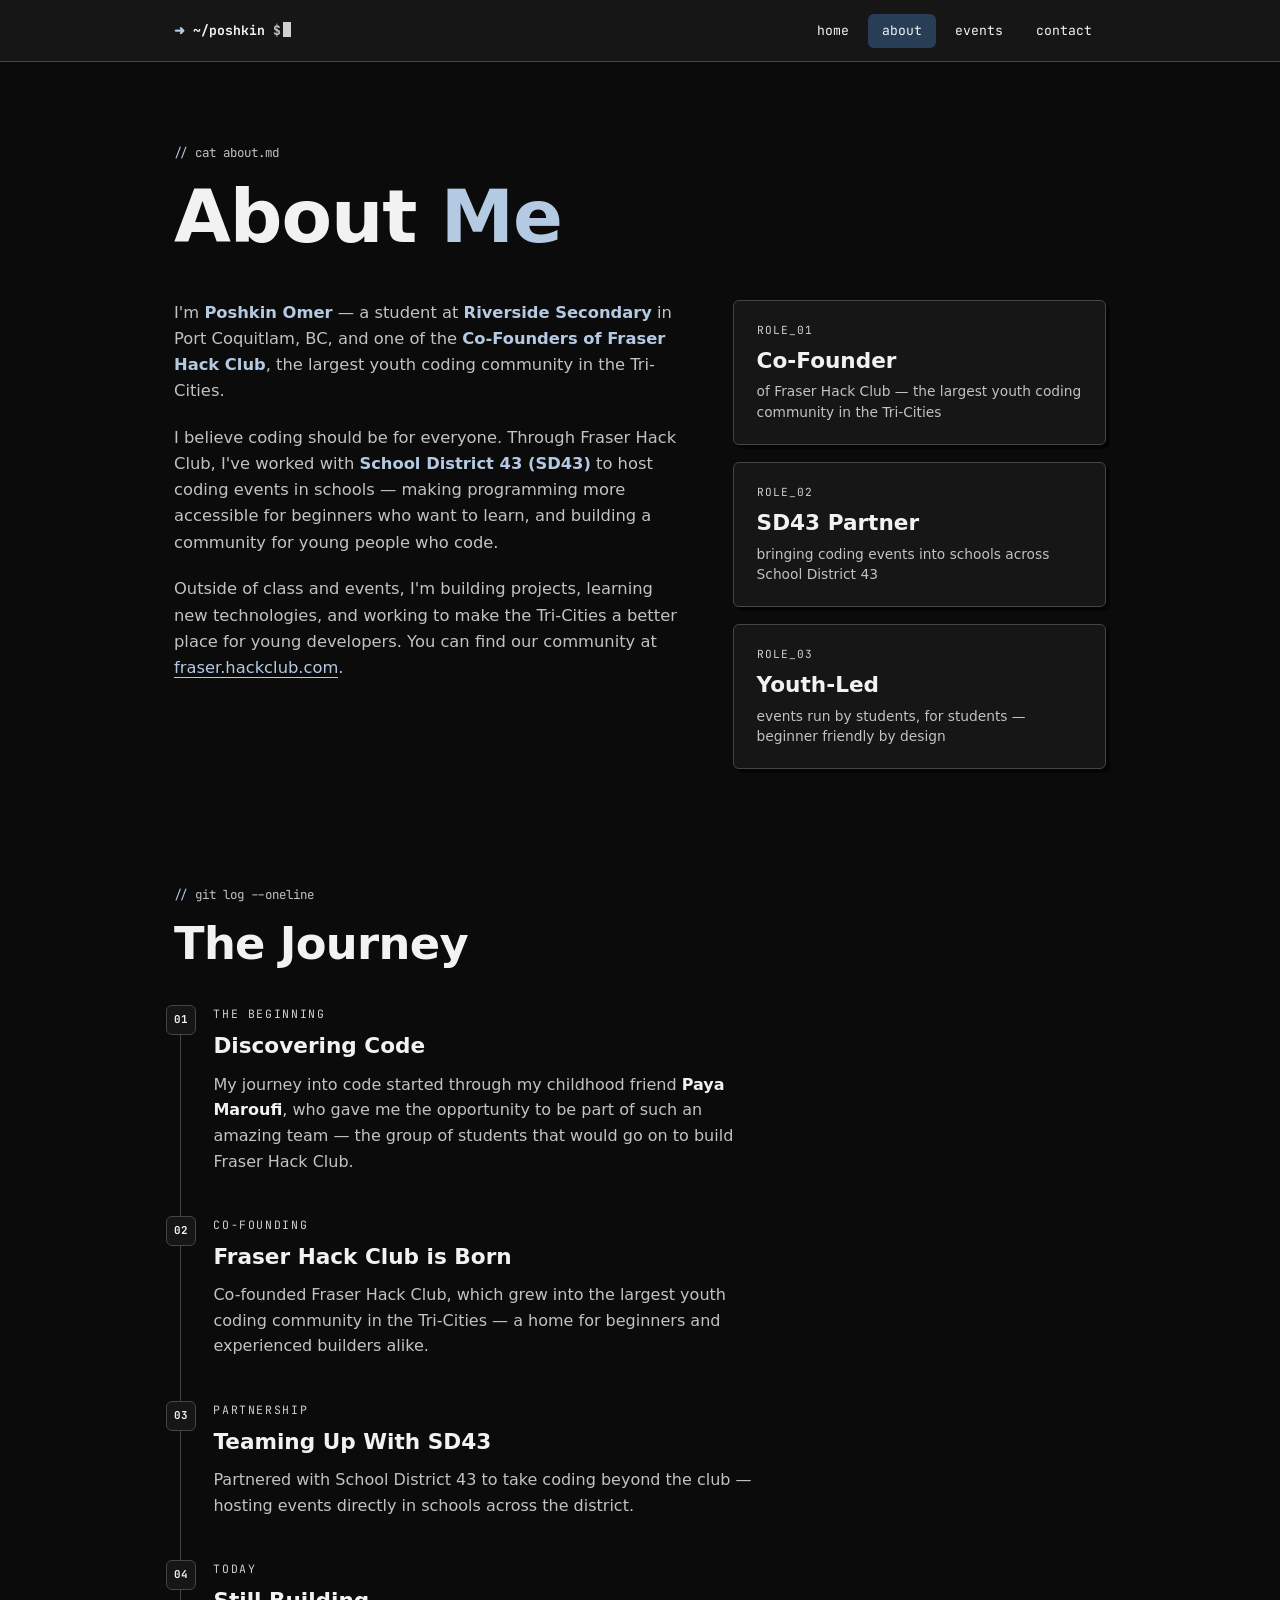
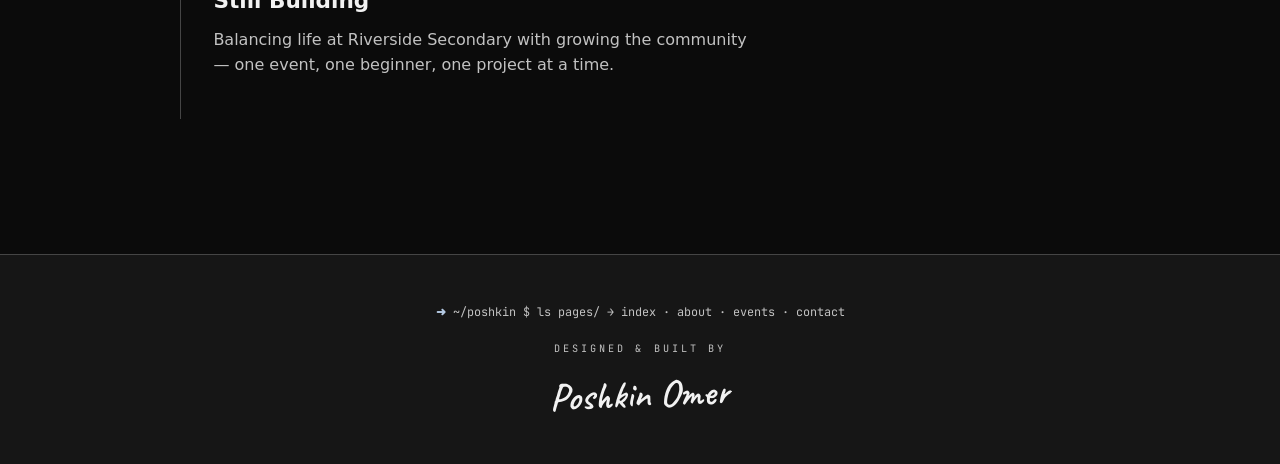
<file: about.html>
<!DOCTYPE html>
<html lang="en">
<head>
<meta charset="UTF-8">
<meta name="viewport" content="width=device-width, initial-scale=1.0">
<link rel="preconnect" href="https://fonts.googleapis.com">
<link rel="preconnect" href="https://fonts.gstatic.com" crossorigin>
<link href="https://fonts.googleapis.com/css2?family=JetBrains+Mono:wght@400;700&family=Caveat:wght@600&display=swap" rel="stylesheet">
<link href="https://api.fontshare.com/v2/css?f[]=clash-display@500,600&f[]=general-sans@400,500,600&display=swap" rel="stylesheet">
<link rel="stylesheet" href="style.css">

<title>~/poshkin — about</title>
<meta name="description" content="About Poshkin Omer — Co-Founder of Fraser Hack Club, student at Riverside Secondary, Port Coquitlam BC.">
</head>
<body>
<nav>
  <div class="nav-inner">
    <a class="prompt" href="index.html"><b>➜</b> ~/poshkin<span class="path"> $</span><span class="caret"></span></a>
    <button class="menu-btn" id="menuBtn" aria-label="Menu"><span></span><span></span></button>
    <div class="nav-links" id="navLinks">
      <a href="index.html">home</a>
      <a href="about.html" class="active">about</a>
      <a href="events.html">events</a>
      <a href="contact.html">contact</a>
    </div>
  </div>
</nav>

<main class="wrap">

  <section class="page-head reveal">
    <div class="sec-label">cat about.md</div>
    <h1>About <em class="acc">Me</em></h1>
  </section>

  <section style="padding-top:0">
    <div class="about-grid">
      <div class="about-text reveal d1">
        <p>I'm <strong>Poshkin Omer</strong> — a student at <strong>Riverside Secondary</strong> in Port Coquitlam, BC, and one of the <strong>Co-Founders of Fraser Hack Club</strong>, the largest youth coding community in the Tri-Cities.</p>
        <p>I believe coding should be for everyone. Through Fraser Hack Club, I've worked with <strong>School District 43 (SD43)</strong> to host coding events in schools — making programming more accessible for beginners who want to learn, and building a community for young people who code.</p>
        <p>Outside of class and events, I'm building projects, learning new technologies, and working to make the Tri-Cities a better place for young developers. You can find our community at <a href="https://fraser.hackclub.com/" target="_blank" rel="noopener">fraser.hackclub.com</a>.</p>
      </div>
      <div class="reveal d2">
        <div class="stat"><div class="k">role_01</div><div class="big">Co-Founder</div><div class="lbl">of Fraser Hack Club — the largest youth coding community in the Tri-Cities</div></div>
        <div class="stat"><div class="k">role_02</div><div class="big">SD43 Partner</div><div class="lbl">bringing coding events into schools across School District 43</div></div>
        <div class="stat"><div class="k">role_03</div><div class="big">Youth-Led</div><div class="lbl">events run by students, for students — beginner friendly by design</div></div>
      </div>
    </div>
  </section>

  <section style="padding-top:2vh">
    <div class="sec-label reveal">git log --oneline</div>
    <h2 class="reveal">The Journey</h2>
    <div class="timeline" style="margin-top:2.4rem">
      <div class="t-item reveal" data-n="01">
        <div class="when">The Beginning</div>
        <h3>Discovering Code</h3>
        <p>My journey into code started through my childhood friend <strong style="color:var(--ink)">Paya Maroufi</strong>, who gave me the opportunity to be part of such an amazing team — the group of students that would go on to build Fraser Hack Club.</p>
      </div>
      <div class="t-item reveal d1" data-n="02">
        <div class="when">Co-Founding</div>
        <h3>Fraser Hack Club is Born</h3>
        <p>Co-founded Fraser Hack Club, which grew into the largest youth coding community in the Tri-Cities — a home for beginners and experienced builders alike.</p>
      </div>
      <div class="t-item reveal d2" data-n="03">
        <div class="when">Partnership</div>
        <h3>Teaming Up With SD43</h3>
        <p>Partnered with School District 43 to take coding beyond the club — hosting events directly in schools across the district.</p>
      </div>
      <div class="t-item reveal d3" data-n="04">
        <div class="when">Today</div>
        <h3>Still Building</h3>
        <p>Balancing life at Riverside Secondary with growing the community — one event, one beginner, one project at a time.</p>
      </div>
    </div>
  </section>

</main>
<footer>
  <div class="foot-inner">
    <div class="foot-path"><b>➜</b> ~/poshkin $ ls pages/ <span style="color:var(--muted)">→</span>
      <a href="index.html" style="color:var(--muted);text-decoration:none">index</a> ·
      <a href="about.html" style="color:var(--muted);text-decoration:none">about</a> ·
      <a href="events.html" style="color:var(--muted);text-decoration:none">events</a> ·
      <a href="contact.html" style="color:var(--muted);text-decoration:none">contact</a>
    </div>
    <!-- ✂ SIGNATURE — copy this block onto any website you build -->
    <div class="signature">
      <span class="sig-label">Designed &amp; Built By</span>
      <span class="sig-name">Poshkin Omer</span>
    </div>
    <!-- ✂ END SIGNATURE -->
  </div>
</footer>
<script>
/* mobile menu */
const btn=document.getElementById('menuBtn'),links=document.getElementById('navLinks');
btn.addEventListener('click',()=>links.classList.toggle('open'));
/* scroll reveal */
const io=new IntersectionObserver(es=>es.forEach(e=>{if(e.isIntersecting){e.target.classList.add('visible');io.unobserve(e.target)}}),{threshold:.1});
document.querySelectorAll('.reveal').forEach(el=>io.observe(el));
/* marquee loop */
const mq=document.getElementById('marquee');if(mq)mq.innerHTML+=mq.innerHTML;
/* touch: tap to unblur upcoming event */
document.querySelectorAll('.upcoming').forEach(c=>c.addEventListener('click',()=>c.classList.toggle('tapped')));
</script>

</body>
</html>
</file>
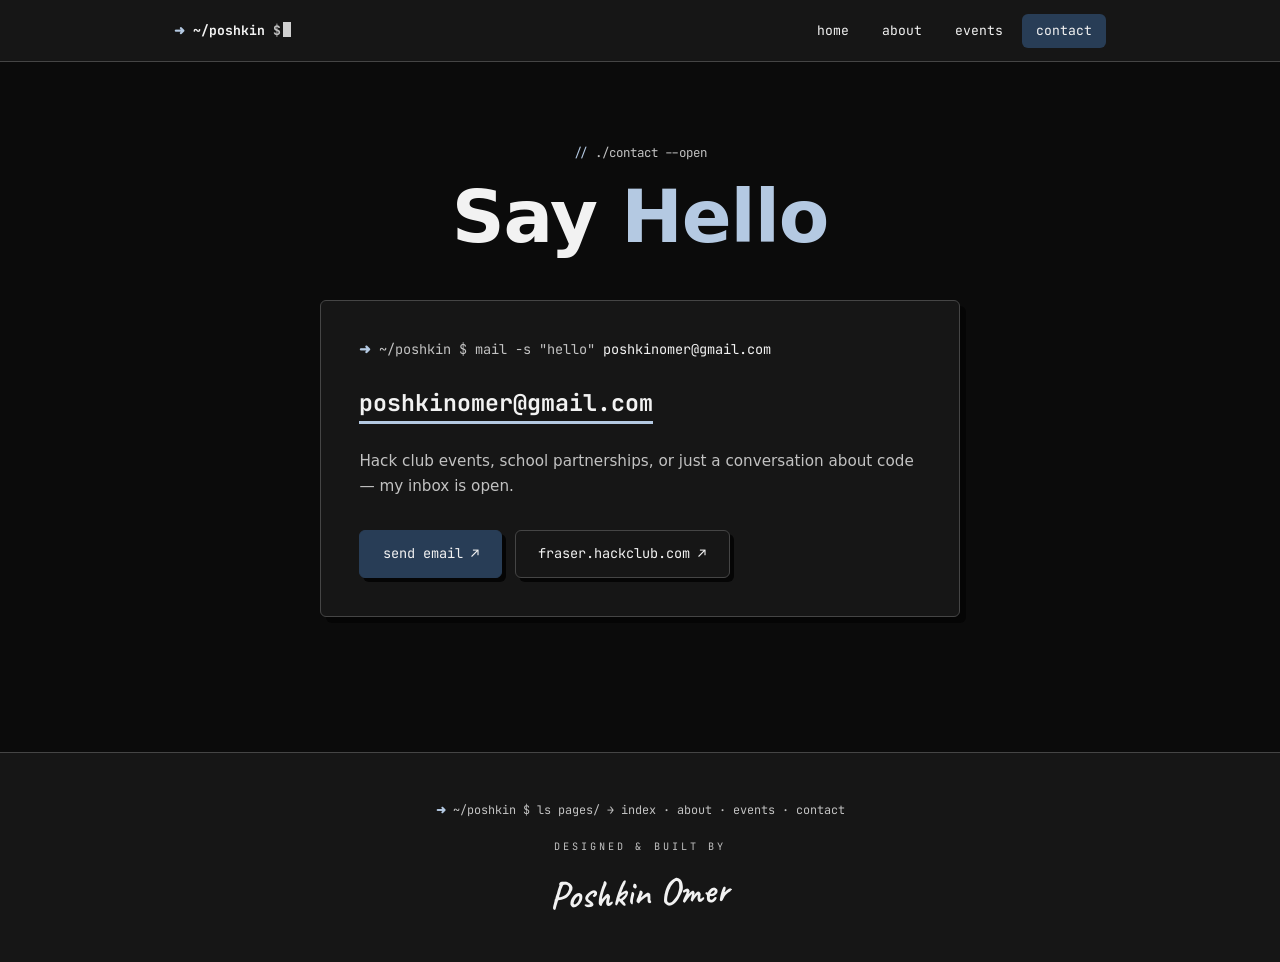
<file: contact.html>
<!DOCTYPE html>
    <html lang="en">
    <head>
    <meta charset="UTF-8">
    <meta name="viewport" content="width=device-width, initial-scale=1.0">
    <link rel="preconnect" href="https://fonts.googleapis.com">
    <link rel="preconnect" href="https://fonts.gstatic.com" crossorigin>
    <link href="https://fonts.googleapis.com/css2?family=JetBrains+Mono:wght@400;700&family=Caveat:wght@600&display=swap" rel="stylesheet">
    <link href="https://api.fontshare.com/v2/css?f[]=clash-display@500,600&f[]=general-sans@400,500,600&display=swap" rel="stylesheet">
    <link rel="stylesheet" href="style.css">

    <title>~/poshkin — contact</title>
    <meta name="description" content="Contact Poshkin Omer — poshkinomer@gmail.com">
    </head>
    <body>
    <nav>
    <div class="nav-inner">
        <a class="prompt" href="index.html"><b>➜</b> ~/poshkin<span class="path"> $</span><span class="caret"></span></a>
        <button class="menu-btn" id="menuBtn" aria-label="Menu"><span></span><span></span></button>
        <div class="nav-links" id="navLinks">
        <a href="index.html">home</a>
        <a href="about.html">about</a>
        <a href="events.html">events</a>
        <a href="contact.html" class="active">contact</a>
        </div>
    </div>
    </nav>

    <main class="wrap">

    <section class="page-head reveal" style="text-align:center">
        <div class="sec-label" style="justify-content:center">./contact --open</div>
        <h1>Say <em class="acc">Hello</em></h1>
    </section>

    <section style="padding-top:0">
        <div class="contact-card reveal d1">
        <div class="term"><b>➜</b> ~/poshkin $ mail -s "hello" <span class="out">poshkinomer@gmail.com</span></div>
        <a class="mail-big" href="mailto:poshkinomer@gmail.com">poshkinomer@gmail.com</a>
        <p style="color:var(--muted);margin-top:1.6rem;font-size:.95rem">Hack club events, school partnerships, or just a conversation about code — my inbox is open.</p>
        <div class="contact-links">
            <a class="btn primary" href="mailto:poshkinomer@gmail.com">send email ↗</a>
            <a class="btn" href="https://fraser.hackclub.com/" target="_blank" rel="noopener">fraser.hackclub.com ↗</a>
        </div>
        </div>
    </section>

    </main>
    <footer>
    <div class="foot-inner">
        <div class="foot-path"><b>➜</b> ~/poshkin $ ls pages/ <span style="color:var(--muted)">→</span>
        <a href="index.html" style="color:var(--muted);text-decoration:none">index</a> ·
        <a href="about.html" style="color:var(--muted);text-decoration:none">about</a> ·
        <a href="events.html" style="color:var(--muted);text-decoration:none">events</a> ·
        <a href="contact.html" style="color:var(--muted);text-decoration:none">contact</a>
        </div>
        <!-- ✂ SIGNATURE — copy this block onto any website you build -->
        <div class="signature">
        <span class="sig-label">Designed &amp; Built By</span>
        <span class="sig-name">Poshkin Omer</span>
        </div>
        <!-- ✂ END SIGNATURE -->
    </div>
    </footer>
    <script>
    /* mobile menu */
    const btn=document.getElementById('menuBtn'),links=document.getElementById('navLinks');
    btn.addEventListener('click',()=>links.classList.toggle('open'));
    /* scroll reveal */
    const io=new IntersectionObserver(es=>es.forEach(e=>{if(e.isIntersecting){e.target.classList.add('visible');io.unobserve(e.target)}}),{threshold:.1});
    document.querySelectorAll('.reveal').forEach(el=>io.observe(el));
    /* marquee loop */
    const mq=document.getElementById('marquee');if(mq)mq.innerHTML+=mq.innerHTML;
    /* touch: tap to unblur upcoming event */
    document.querySelectorAll('.upcoming').forEach(c=>c.addEventListener('click',()=>c.classList.toggle('tapped')));
    </script>

    </body>
    </html>
</file>
<file: style.css>
:root{
  --bg:#0b0b0b;
  --paper:#161616;
  --ink:#f2f2f2;
  --muted:#c2c2c2;
  --green:#d0d0d0;
  --blue:#283d56;
  --blue-light:#b4c9e2;
  --completed:#3f9b5d;
  --border:#454545;
  --line:#303030;
  --shadow:#050505;
  --radius:6px;
  --hard:6px 6px 0 var(--shadow);
  --mono:'JetBrains Mono',ui-monospace,monospace;
  --sans:'General Sans',system-ui,sans-serif;
  --disp:'Clash Display','General Sans',system-ui,sans-serif;
}
*{margin:0;padding:0;box-sizing:border-box}
html{scroll-behavior:smooth}
body{
  background:var(--bg);color:var(--ink);
  font-family:var(--sans);font-size:16px;line-height:1.6;
  -webkit-font-smoothing:antialiased;
}
::selection{background:var(--blue);color:var(--ink)}
::-webkit-scrollbar{width:10px}
::-webkit-scrollbar-track{background:var(--bg)}
::-webkit-scrollbar-thumb{background:var(--ink);border:2px solid var(--bg)}

a{color:var(--blue-light)}
img{max-width:100%}

/* ---------- layout ---------- */
.wrap{max-width:1060px;margin:0 auto;padding:0 5vw}

/* ---------- nav ---------- */
nav{
  position:sticky;top:0;z-index:60;
  background:var(--paper);border-bottom:1.5px solid var(--border);
  font-family:var(--mono);font-size:.82rem;
}
.nav-inner{max-width:1060px;margin:0 auto;padding:.85rem 5vw;display:flex;align-items:center;justify-content:space-between;gap:1rem}
.prompt{text-decoration:none;color:var(--ink);font-weight:700;white-space:nowrap}
.prompt b{color:var(--blue-light)}
.prompt .path{color:var(--muted)}
.nav-links{display:flex;gap:.35rem;align-items:center}
.nav-links a{
  color:var(--ink);text-decoration:none;padding:.35rem .8rem;border:1.5px solid transparent;
  border-radius:var(--radius);transition:background .15s,border-color .15s;
}
.nav-links a:hover{border-color:var(--border)}
.nav-links a.active{background:var(--blue);color:var(--ink)}
.nav-socials{display:flex;align-items:center;gap:.5rem}
.discord-nav,.instagram-nav,.github-nav{display:inline-flex;flex:0 0 40px;width:40px;height:40px;align-items:center;justify-content:center;padding:0;border:1.5px solid var(--blue-light);border-radius:var(--radius);background:var(--blue);text-decoration:none;transition:transform .15s,box-shadow .15s}
.discord-nav:hover,.instagram-nav:hover,.github-nav:hover{transform:translate(-2px,-2px);box-shadow:4px 4px 0 var(--shadow)}
.discord-nav img,.instagram-nav img,.github-nav img{display:block;width:20px;height:20px}
.caret{display:inline-block;width:8px;height:15px;background:var(--green);vertical-align:-2px;margin-left:2px;animation:blink 1.1s steps(1) infinite}
@keyframes blink{50%{opacity:0}}
.menu-btn{display:none;background:none;border:1.5px solid var(--border);border-radius:var(--radius);
  width:38px;height:34px;cursor:pointer;flex-direction:column;justify-content:center;align-items:center;gap:5px}
.menu-btn span{display:block;width:16px;height:2px;background:var(--ink)}

/* ---------- mono section labels ---------- */
.sec-label{font-family:var(--mono);font-size:.78rem;color:var(--muted);margin-bottom:.9rem}
.sec-label::before{content:'// ';color:var(--blue-light)}
h1,h2{font-family:var(--disp);font-weight:600;letter-spacing:-.015em;line-height:1.05}
h1{font-size:clamp(2.6rem,7vw,4.6rem)}
h2{font-size:clamp(1.9rem,4.5vw,2.8rem);margin-bottom:1.2rem}
em.acc{font-style:normal;color:var(--blue-light)}

/* ---------- hero ---------- */
.hero{padding:11vh 0 9vh}
.hero-grid{display:grid;grid-template-columns:1.25fr .8fr;gap:4rem;align-items:center}
@media(max-width:860px){.hero-grid{grid-template-columns:1fr;gap:3rem}}
.hero .roles{margin-top:1.1rem;color:var(--muted);font-size:1.02rem;max-width:32rem}
.hero .roles b{color:var(--blue-light);font-weight:600}
.btn-row{margin-top:2.2rem;display:flex;gap:.9rem;flex-wrap:wrap}
.btn{
  display:inline-block;font-family:var(--mono);font-size:.85rem;text-decoration:none;
  padding:.75rem 1.4rem;border:1.5px solid var(--border);border-radius:var(--radius);
  background:var(--paper);color:var(--ink);box-shadow:4px 4px 0 var(--shadow);
  transition:transform .15s,box-shadow .15s;
}
.btn:hover{transform:translate(-2px,-2px);box-shadow:6px 6px 0 var(--shadow)}
.btn:active{transform:translate(2px,2px);box-shadow:1px 1px 0 var(--shadow)}
.btn.primary{background:var(--blue);border-color:var(--blue);color:var(--ink)}
.btn.primary:hover{background:var(--blue);border-color:var(--blue);color:var(--ink)}

/* sticker badge */
.sticker{
  display:inline-block;font-family:var(--mono);font-size:.72rem;font-weight:700;letter-spacing:.08em;
  background:var(--blue);color:var(--ink);padding:.45rem .9rem;border:1.5px solid var(--border);
  border-radius:var(--radius);box-shadow:3px 3px 0 var(--shadow);transform:rotate(-3deg);margin-bottom:1.4rem;
}

/* headshot frame */
.shot{justify-self:center}
.shot-frame{
  width:min(300px,75vw);aspect-ratio:4/5;background:var(--paper);
  border:1.5px solid var(--border);border-radius:var(--radius);box-shadow:var(--hard);
  overflow:hidden;position:relative;
}
.shot-frame img{width:100%;height:100%;object-fit:cover;display:block}
.shot-fallback{position:absolute;inset:0;display:none;place-items:center;font-family:var(--mono);font-size:3.4rem;color:var(--muted)}
.shot-cap{font-family:var(--mono);font-size:.72rem;color:var(--muted);margin-top:.8rem;text-align:center}
.shot-cap::before{content:'[ '}.shot-cap::after{content:' ]'}

/* ---------- marquee ---------- */
.marquee-wrap{border-top:1.5px solid var(--border);border-bottom:1.5px solid var(--border);background:var(--paper);overflow:hidden}
.marquee{display:flex;width:max-content;animation:scrollX 32s linear infinite;padding:.95rem 0}
.marquee span{font-family:var(--mono);font-size:.85rem;letter-spacing:.12em;text-transform:uppercase;color:var(--muted);padding:0 2rem;white-space:nowrap}
.marquee span i{font-style:normal;color:var(--green);padding-right:2rem}
@keyframes scrollX{to{transform:translateX(-50%)}}

/* ---------- sections ---------- */
section{padding:9vh 0}
.page-head{padding:9vh 0 5vh}

/* reveal on scroll */
.reveal{opacity:0;transform:translateY(22px);transition:opacity .6s cubic-bezier(.2,.7,.3,1),transform .6s cubic-bezier(.2,.7,.3,1)}
.reveal.visible{opacity:1;transform:none}
.reveal.d1{transition-delay:.08s}.reveal.d2{transition-delay:.16s}.reveal.d3{transition-delay:.24s}

/* ---------- about ---------- */
.about-grid{display:grid;grid-template-columns:1.35fr 1fr;gap:3.5rem;align-items:start}
@media(max-width:820px){.about-grid{grid-template-columns:1fr}}
.about-text p{color:var(--muted);margin-bottom:1.3rem;font-size:1.02rem}
.about-text strong{color:var(--blue-light);font-weight:600}
.about-text a{border-bottom:1.5px solid var(--blue-light);text-decoration:none}
.stat{
  background:var(--paper);border:1.5px solid var(--border);border-radius:var(--radius);
  padding:1.3rem 1.4rem;box-shadow:4px 4px 0 var(--shadow);margin-bottom:1.1rem;
  transition:transform .15s,box-shadow .15s;
}
.stat:hover{transform:translate(-2px,-2px);box-shadow:6px 6px 0 var(--shadow)}
.stat .k{font-family:var(--mono);font-size:.7rem;color:var(--green);letter-spacing:.1em;text-transform:uppercase}
.stat .big{font-family:var(--disp);font-weight:600;font-size:1.35rem;margin:.25rem 0 .2rem}
.stat .lbl{color:var(--muted);font-size:.86rem;line-height:1.5}

/* ---------- timeline ---------- */
.timeline{border-left:1.5px solid var(--border);margin-left:.4rem;padding-left:2rem}
.t-item{position:relative;padding-bottom:2.6rem}
.t-item::before{
  content:attr(data-n);position:absolute;left:calc(-2rem - 15px);top:0;
  width:28px;height:28px;background:var(--paper);border:1.5px solid var(--border);border-radius:var(--radius);
  font-family:var(--mono);font-size:.68rem;font-weight:700;display:grid;place-items:center;
}
.t-item .when{font-family:var(--mono);font-size:.72rem;color:var(--green);letter-spacing:.14em;text-transform:uppercase}
.t-item h3{font-family:var(--disp);font-weight:600;font-size:1.35rem;margin:.35rem 0 .5rem}
.t-item p{color:var(--muted);max-width:34rem}

/* ---------- event / work cards ---------- */
.grid{display:grid;grid-template-columns:repeat(auto-fill,minmax(300px,1fr));gap:1.4rem}
.card{
  position:relative;background:var(--paper);border:1.5px solid var(--border);border-radius:var(--radius);
  padding:1.8rem;box-shadow:var(--hard);overflow:hidden;
  transition:transform .15s,box-shadow .15s;
}
.card:hover{transform:translate(-3px,-3px);box-shadow:9px 9px 0 var(--shadow)}
.campfire-card .campfire-photo{
  position:absolute;inset:0;width:100%;height:100%;object-fit:cover;
  opacity:0;transition:opacity .35s;z-index:0;
}
.campfire-card::after{
  content:'';position:absolute;inset:0;background:rgba(0,0,0,.55);
  opacity:0;transition:opacity .35s;z-index:1;pointer-events:none;
}
.campfire-card > :not(.campfire-photo):not(.flag){position:relative;z-index:2}
.campfire-card:hover .campfire-photo,.campfire-card:hover::after{opacity:1}
.card .icon{
  width:40px;height:40px;border:1.5px solid var(--border);border-radius:var(--radius);
  display:grid;place-items:center;font-family:var(--mono);font-weight:700;color:var(--ink);
  background:var(--blue);margin-bottom:1.2rem;
}
.card h3{font-family:var(--disp);font-weight:600;font-size:1.2rem;margin-bottom:.6rem}
.card p{color:var(--muted);font-size:.93rem}
.card p a{border-bottom:1.5px solid var(--blue-light);text-decoration:none}
.mono-tag{display:inline-block;margin-top:1.2rem;font-family:var(--mono);font-size:.7rem;letter-spacing:.1em;
  text-transform:uppercase;color:var(--blue-light);border:1.5px solid var(--blue-light);border-radius:var(--radius);padding:.3rem .7rem}
.card-link{display:inline-flex;gap:.4rem;margin-top:1.2rem;font-family:var(--mono);font-size:.8rem;text-decoration:none;font-weight:700}
.card-link:hover{gap:.7rem;transition:gap .2s}

/* COMPLETED ribbon */
.flag{position:absolute;top:16px;left:-42px;transform:rotate(-45deg);background:var(--completed);color:var(--bg);
  font-family:var(--mono);font-size:.62rem;font-weight:700;letter-spacing:.18em;
  padding:.4rem 3rem;box-shadow:2px 2px 0 rgba(0,0,0,.25);z-index:3}

/* blurred upcoming event */
.upcoming .secret{transition:filter .5s,opacity .5s}
.upcoming .reveal-name{
  position:absolute;inset:0;display:flex;flex-direction:column;align-items:center;justify-content:center;text-align:center;
  font-family:var(--disp);font-weight:600;font-size:1.6rem;color:var(--blue-light);
  opacity:0;transition:opacity .4s;pointer-events:none;
}
.upcoming .reveal-name small{display:block;font-family:var(--mono);font-size:.66rem;letter-spacing:.26em;
  text-transform:uppercase;color:var(--muted);margin-top:.2rem}
.upcoming:hover .secret,.upcoming.tapped .secret{filter:blur(8px);opacity:.28}
.upcoming:hover .reveal-name,.upcoming.tapped .reveal-name{opacity:1}
.upcoming .haven-signup{
  position:absolute;left:50%;bottom:1.2rem;transform:translateX(-50%);
  padding:.65rem 1rem;border:1.5px solid var(--blue-light);border-radius:var(--radius);
  background:var(--blue);color:var(--ink);font-family:var(--mono);font-size:.75rem;
  font-weight:700;text-decoration:none;white-space:nowrap;opacity:0;pointer-events:none;
  transition:opacity .4s,background .2s;
}
.upcoming:hover .haven-signup,.upcoming.tapped .haven-signup,.upcoming .haven-signup:focus-visible{
  opacity:1;pointer-events:auto
}
.upcoming .haven-signup:hover{background:var(--blue-light)}
.haven-card{border:2px solid var(--completed)}

/* ---------- contact ---------- */
.contact-card{
  background:var(--paper);border:1.5px solid var(--border);border-radius:var(--radius);
  box-shadow:var(--hard);padding:2.4rem;max-width:640px;margin:0 auto;
}
.contact-card .term{font-family:var(--mono);font-size:.85rem;color:var(--muted)}
.contact-card .term b{color:var(--blue-light)}
.contact-card .term .out{color:var(--ink)}
.mail-big{
  display:inline-block;margin-top:1.4rem;font-family:var(--mono);font-weight:700;
  font-size:clamp(1rem,3.4vw,1.45rem);color:var(--ink);text-decoration:none;
  border-bottom:3px solid var(--blue-light);
}
.mail-big:hover{color:var(--blue-light)}
.contact-links{margin-top:2rem;display:flex;gap:.8rem;flex-wrap:wrap}

/* ---------- footer / signature ---------- */
footer{border-top:1.5px solid var(--border);background:var(--paper);margin-top:6vh}
.foot-inner{max-width:1060px;margin:0 auto;padding:3rem 5vw 2.4rem;text-align:center}
.foot-path{font-family:var(--mono);font-size:.74rem;color:var(--muted);margin-bottom:1.2rem}
.foot-path b{color:var(--blue-light)}
.signature{display:flex;flex-direction:column;align-items:center;gap:.4rem}
.sig-label{font-family:var(--mono);font-size:.64rem;letter-spacing:.3em;text-transform:uppercase;color:var(--muted)}
.sig-name{font-family:'Caveat',cursive;font-size:2.4rem;font-weight:600;color:var(--ink);transform:rotate(-2deg)}

/* ---------- sitemap strip on home ---------- */
.page-list{display:grid;grid-template-columns:repeat(auto-fit,minmax(220px,1fr));gap:1.2rem;margin-top:1rem}
.page-list a{
  text-decoration:none;color:var(--ink);background:var(--paper);border:1.5px solid var(--border);
  border-radius:var(--radius);padding:1.4rem;box-shadow:4px 4px 0 var(--shadow);
  transition:transform .15s,box-shadow .15s;
}
.page-list a:hover{transform:translate(-2px,-2px);box-shadow:6px 6px 0 var(--blue);border-color:var(--blue-light)}
.page-list .mono-tag{margin-top:.9rem}
.page-list h3{font-family:var(--disp);font-weight:600;font-size:1.15rem;margin:.3rem 0 .3rem}
.page-list p{color:var(--muted);font-size:.86rem}
.page-list .pl-path{font-family:var(--mono);font-size:.72rem;color:var(--muted)}

/* ---------- discord ---------- */
.discord-page{max-width:760px;margin:0 auto}
.discord-intro{text-align:center;padding:8vh 0 5vh}
.discord-intro .sec-label{display:flex;justify-content:center}
.discord-intro p{max-width:36rem;margin:1rem auto 0;color:var(--muted)}
.discord-options{position:relative;display:grid;grid-template-columns:repeat(2,minmax(0,1fr))}
.discord-options::before{content:'';position:absolute;top:1.3rem;bottom:1.3rem;left:50%;width:1px;background:var(--border)}
.discord-option{display:flex;flex-direction:column;align-items:flex-start;padding:1.5rem 2.25rem 1.5rem 0}
.discord-option+.discord-option{padding:1.5rem 0 1.5rem 2.25rem}
.discord-option h2{font-family:var(--sans);font-size:1.4rem;font-weight:600;line-height:1.25;margin:0 0 .75rem}
.discord-option p{color:var(--muted);max-width:38rem;line-height:1.7;margin-bottom:1.3rem}
.discord-option .btn{display:inline-block;margin-top:auto}

/* ============================================================
   MOBILE
   ============================================================ */
@media(max-width:700px){
  .menu-btn{display:flex}
  .nav-links{
    position:fixed;top:56px;right:0;left:0;
    flex-direction:column;align-items:stretch;gap:0;
    background:var(--paper);border-bottom:1.5px solid var(--border);
    display:none;padding:.6rem 5vw 1rem;
  }
  .nav-links.open{display:flex}
  .nav-links a{padding:.9rem .8rem;border-bottom:1px solid var(--line);border-radius:0;font-size:.9rem}
  .nav-links a.active{border-radius:var(--radius)}
  .hero{padding:8vh 0 7vh}
  section{padding:7vh 0}
  .btn{width:100%;text-align:center}
  .btn-row{flex-direction:column}
  .discord-nav,.instagram-nav,.github-nav{flex-basis:36px;width:36px;height:36px}
  .discord-options{grid-template-columns:1fr}
  .discord-options::before{display:none}
  .discord-option,.discord-option+.discord-option{padding:1.5rem 0}
  .discord-option+.discord-option{border-top:1px solid var(--border)}
  .card,.stat,.contact-card,.page-list a{box-shadow:4px 4px 0 var(--shadow)}
  .grid{grid-template-columns:1fr}
  h1{font-size:clamp(2.3rem,11vw,3rem)}
}
</file>
